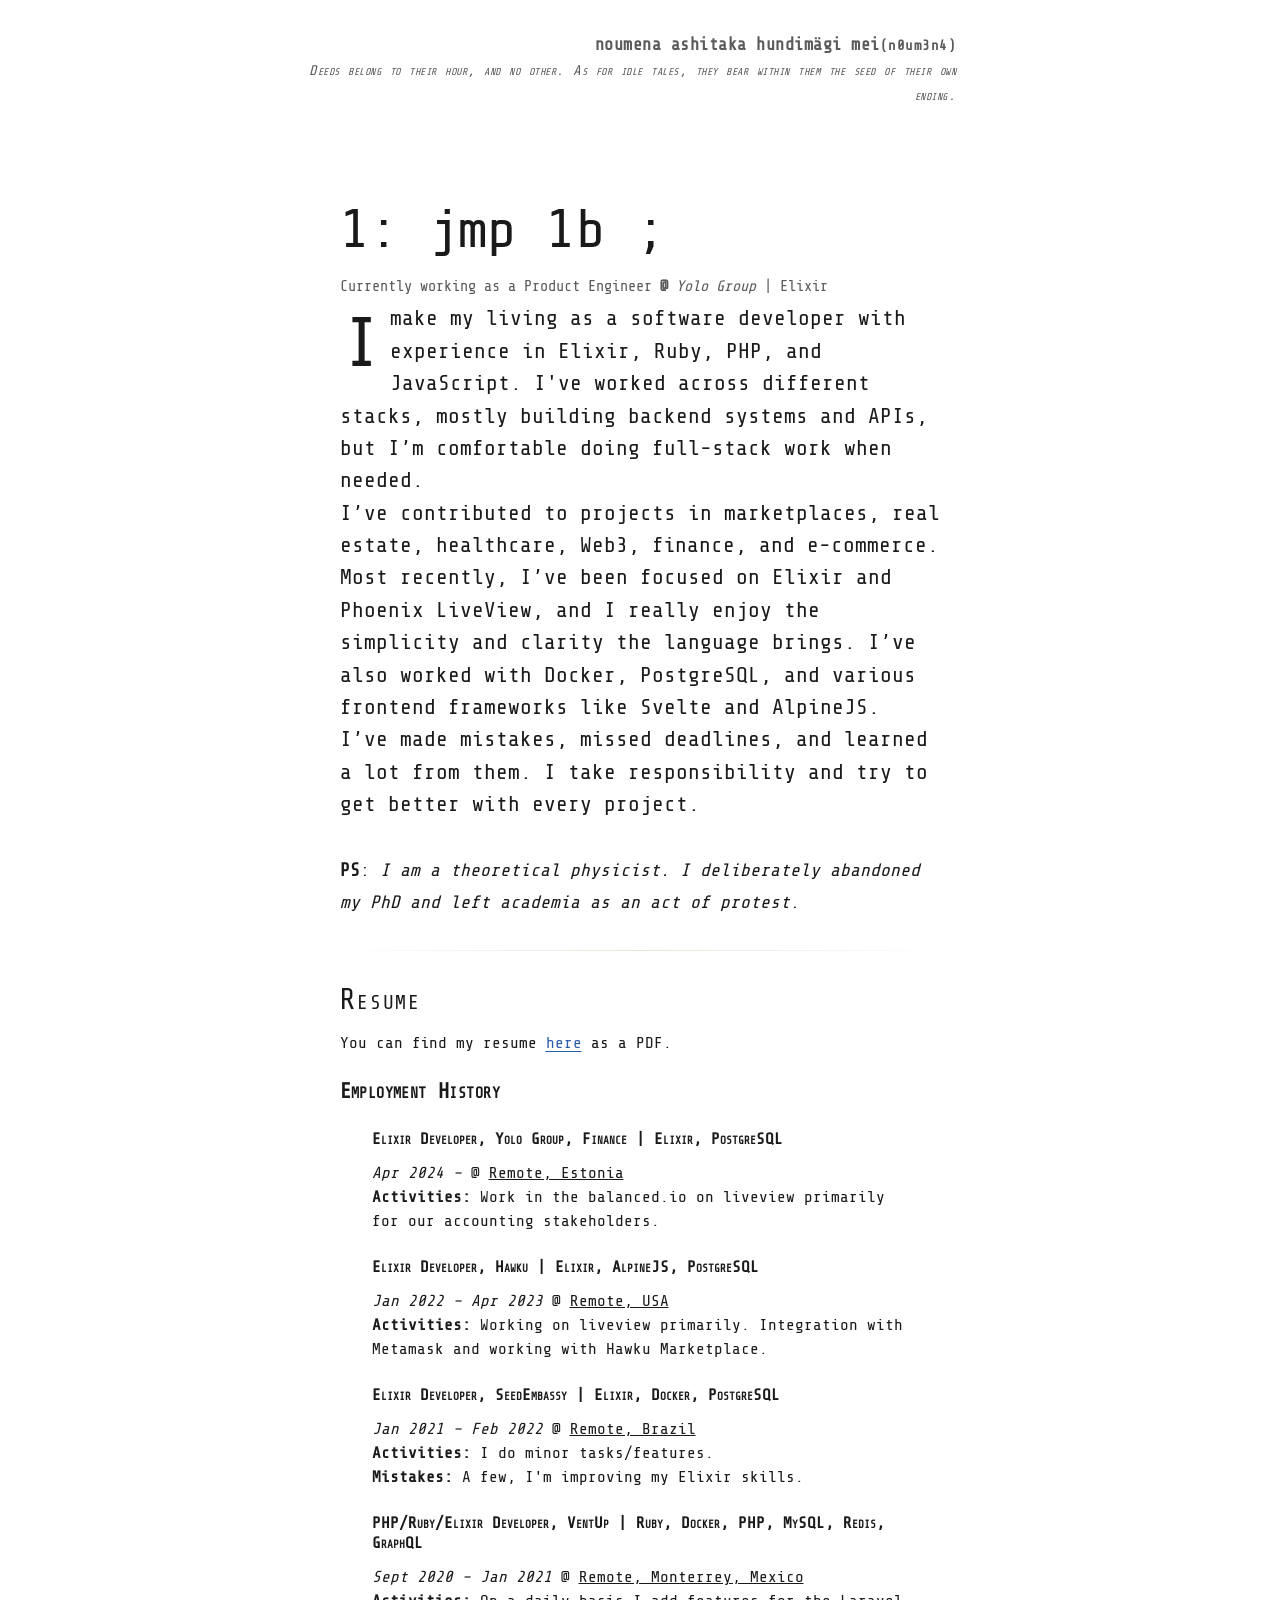
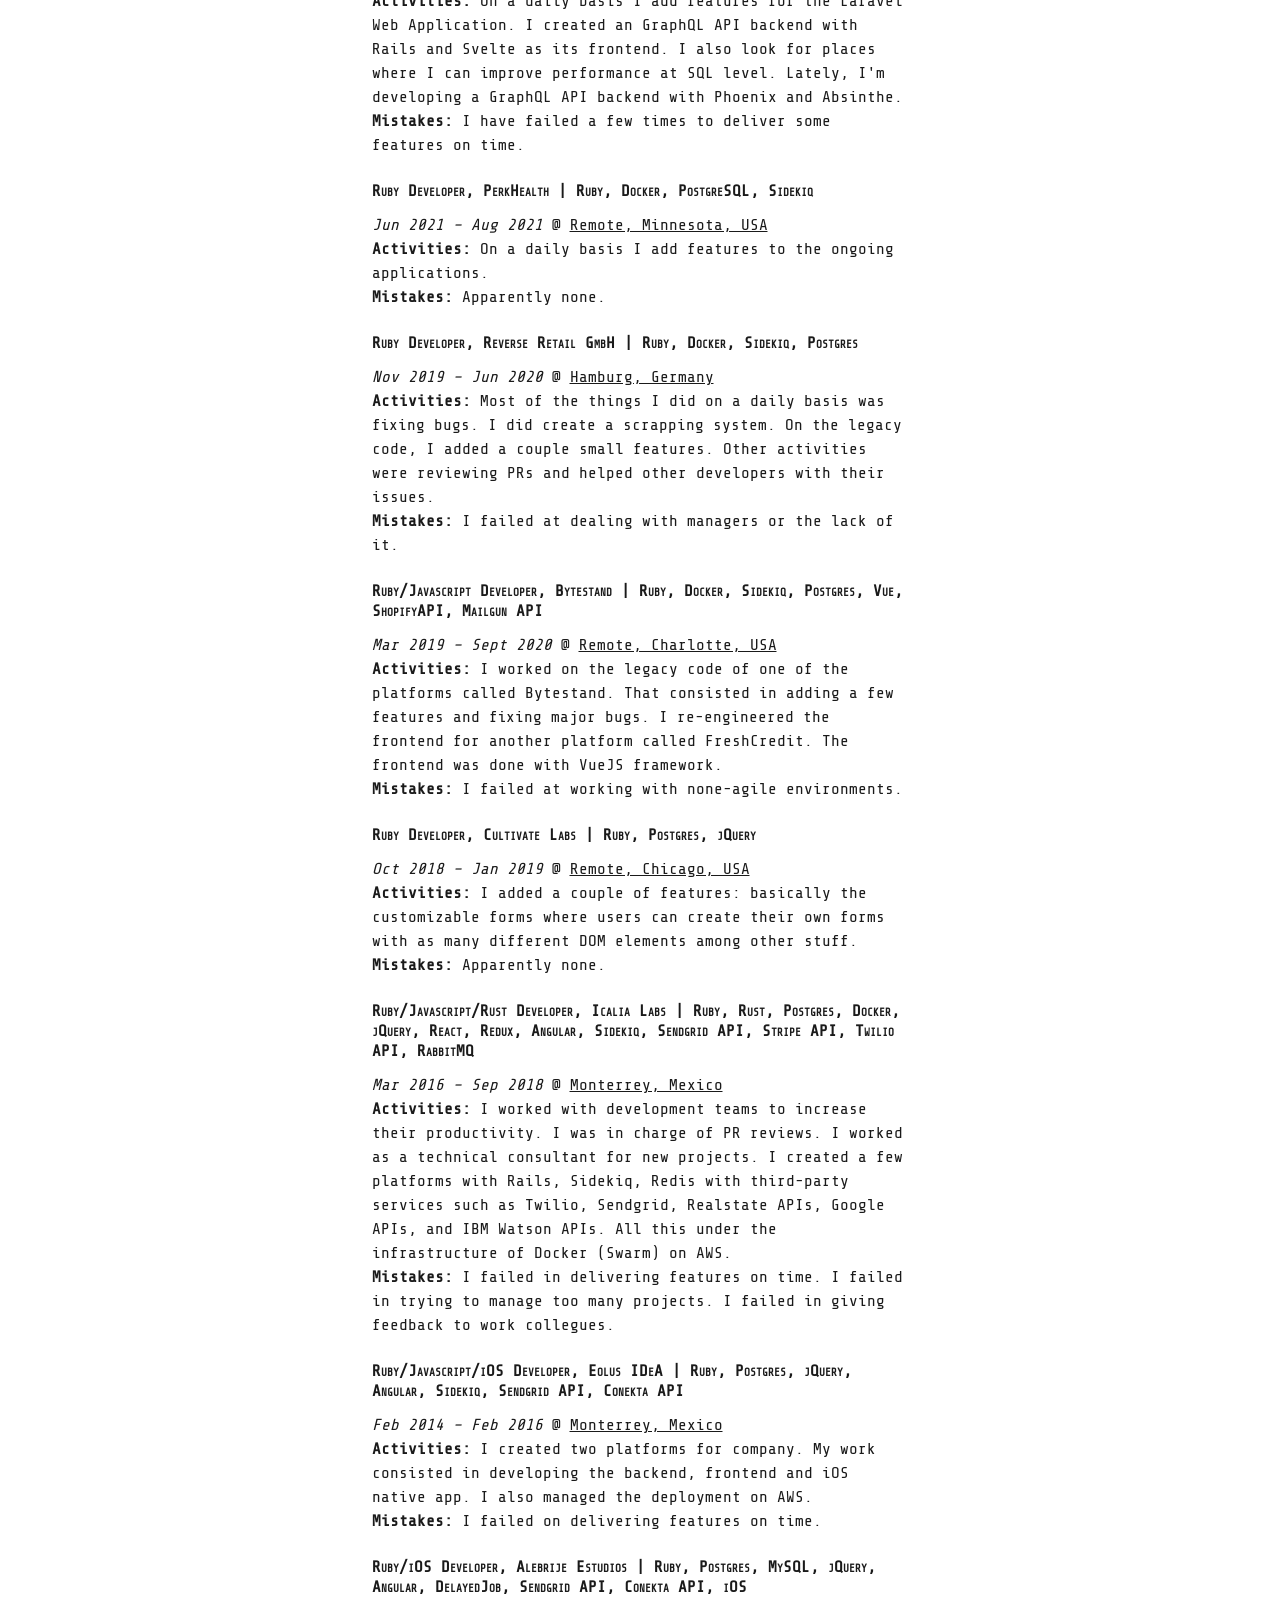
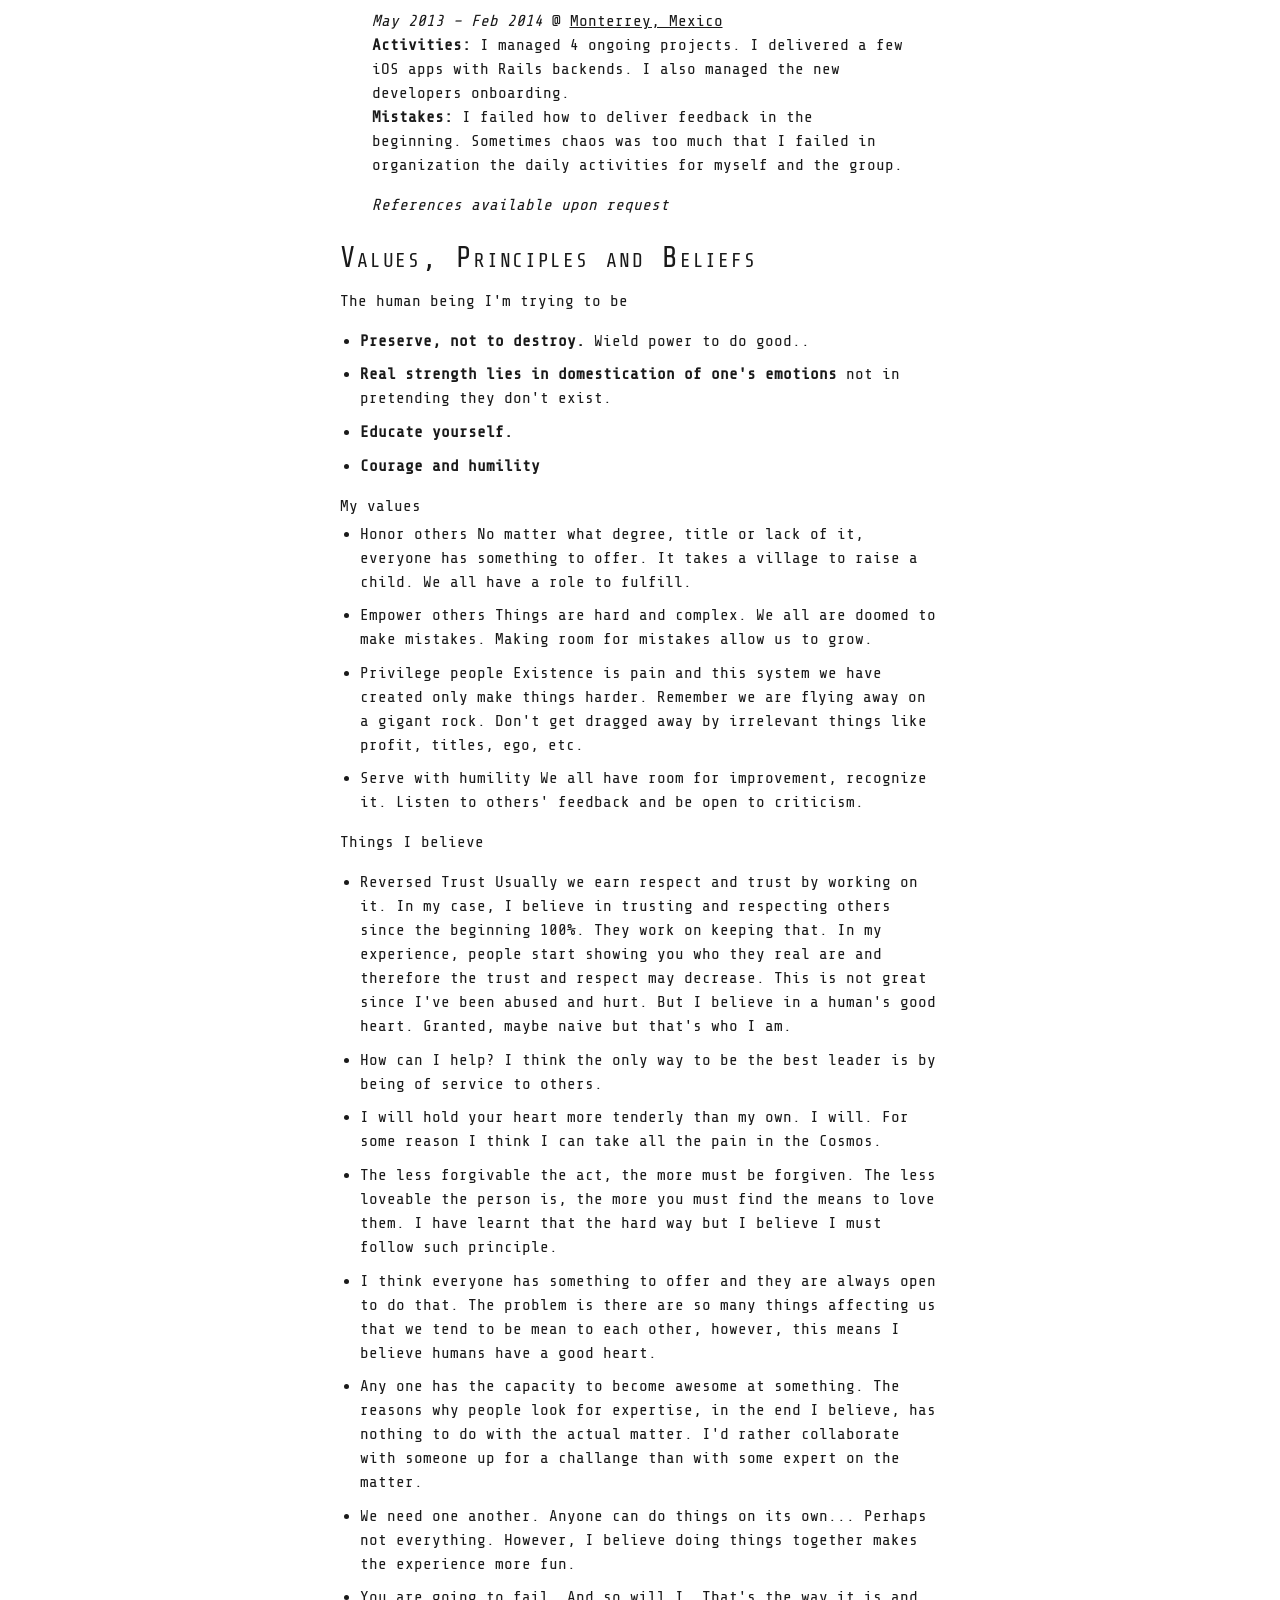
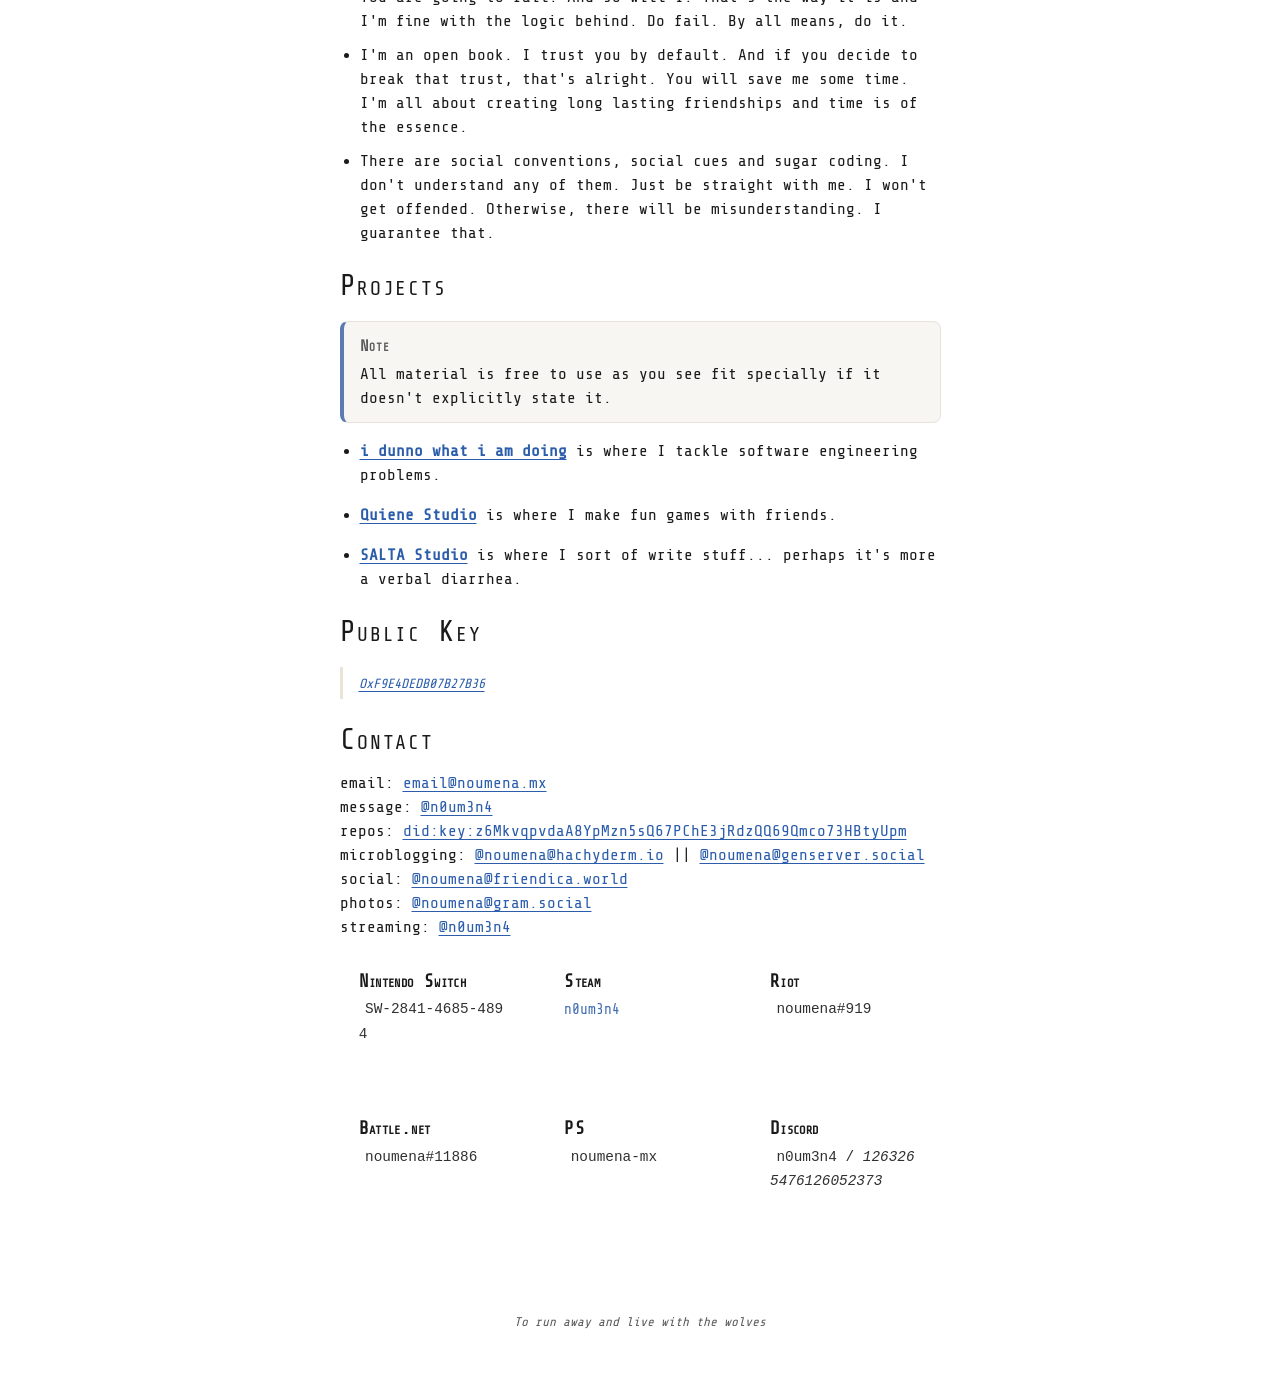
<file: index.html>
<!DOCTYPE html>
<html lang="en">
<head>
  <meta name="p:domain_verify" content="591e5d9aeb3cd05bfaf30dcc1023e43f"/>
  <meta name="fediverse:creator" content="@noumena@hachyderm.io">
  <script async src="https://www.googletagmanager.com/gtag/js?id=G-009B5SSCNQ"></script>
  <script>
    window.dataLayer = window.dataLayer || [];
    function gtag(){dataLayer.push(arguments);}
    gtag('js', new Date());

    gtag('config', 'G-009B5SSCNQ');
  </script>
  <meta charset="utf-8" />
  <meta name="viewport" content="width=device-width, initial-scale=1" />
  <meta name="color-scheme" content="light" />
  <title>noumena ashitaka hundimägi mei | homepage</title>

  <style>
    @import url("https://fonts.googleapis.com/css2?family=Share+Tech+Mono&display=swap");

    :root {
      --bg: #f7f5f2;           /* paper-like background */
      --paper: #fffdfa;        /* page card */
      --ink: #121212;          /* main text */
      --muted: #5a5a5a;        /* secondary text */
      --line: #e9e3d9;         /* rules */
      --accent: #2b5dab;       /* link color, tasteful blue */

      --base-size: 16px;       /* comfortable reading size */
      --leading: 1.5;          /* line-height */
      --measure: 80ch;         /* ideal line length */
      --vr: 0.5rem;            /* vertical rhythm unit */
      --radius: 16px;          /* card rounding */
      --shadow: 0 8px 30px rgba(0,0,0,.08);
      --gap: 1.25rem; /* consistent rhythm */
      --ink: #1a1a1a;
    }



    html { font-size: 100%; }
    body {
      margin: 0 auto;
      max-width: 81ch;
      font-family: "Share Tech Mono", monospace;
      font-size: var(--base-size);
      line-height: var(--leading);
      color: var(--ink);
      /*
      background: radial-gradient(80rem 60rem at 20% -10%, #ffffff40, transparent),
                  radial-gradient(80rem 60rem at 120% 10%, #ffffff22, transparent),
                  var(--bg);
                  */
      text-rendering: optimizeLegibility;
      -webkit-font-smoothing: antialiased;
      hanging-punctuation: first; /* supported in some browsers */
    }

    /* Page wrapper mimics a centered LaTeX layout */
    .wrapper {
      max-width: var(--measure);
      margin-inline: auto;
      padding: calc(var(--vr) * 4) clamp(1rem, 4vw, 2rem);
    }

    /* Header & navigation (set in humanist sans for contrast) */
    header {
      display: grid;
      grid-template-columns: 1fr auto;
      align-items: end;
      gap: 1rem;
      margin-bottom: calc(var(--vr) * 4);
    }

    .brand {
      font-weight: 600;
      letter-spacing: 0.03em;
      font-size: clamp(0.9rem, 1.4vw, 1.05rem);
      color: var(--muted);
      text-align: right;
    }

    nav ul {
      display: flex;
      gap: 1rem;
      list-style: none;
      margin: 0;
      padding: 0;
      font-family: "Source Sans 3", system-ui, -apple-system, Segoe UI, Roboto, sans-serif;
      font-size: 0.95rem;
    }

    nav a {
      text-decoration: none;
      color: var(--muted);
      border-bottom: 1px solid transparent;
      padding-bottom: 2px;
    }
    nav a:where(:hover,:focus) { color: var(--ink); border-color: var(--line); }

    /* "Paper" card for the main content */
    .paper {
      /*
      background: var(--paper);
      box-shadow: var(--shadow);
      border: 1px solid var(--line);
      border-radius: var(--radius);
      */
      padding: clamp(1.25rem, 3.2vw, 2rem);
    }

    main { counter-reset: h2; }

    h1, h2, h3, h4 {
      line-height: 1.25;
      margin-block: calc(var(--vr) * 3) calc(var(--vr) * 1.5);
    }

    h1 {
      font-weight: 500;
      font-size: clamp(2.2rem, 4vw + 1rem, 3.4rem);
      letter-spacing: 0.01em;
    }

    h2 {
      font-weight: 500;
      font-size: clamp(1.35rem, 1.2vw + 1rem, 1.8rem);
      font-variant-caps: small-caps;
      letter-spacing: 0.06em;
      counter-increment: h2;
    }
    /*
    h2::before {
      content: counter(h2) ". ";
      color: var(--muted);
      font-variant-numeric: oldstyle-nums;
    }
    */
    h3 {
      font-weight: 600;
      font-variant-caps: small-caps;
      font-size: clamp(1.1rem, 1vw + 0.8rem, 1.3rem); letter-spacing: 0.02em;
    }
    h4 { font-variant-caps: small-caps; }

    p { margin: 0 0 calc(var(--vr) * 2) 0; }
    p + p { text-indent: 0em; margin-top: calc(var(--vr) * -1.5); }

    .lead {
      font-size: clamp(1.1rem, 0.9vw + 1rem, 1.35rem);
      color: var(--ink);
    }

    .lead:first-letter {
      float: left;
      font-size: 3.2em;
      line-height: 0.9;
      font-weight: 500;
      margin: 0.15em 0.15em 0 0.05em;
    }

    a { color: var(--accent); text-decoration-thickness: from-font; text-underline-offset: 0.18em; }
    a:where(:hover,:focus) { text-decoration: underline; }

    hr {
      height: 1px; background: linear-gradient(90deg, transparent, var(--line), transparent);
      border: 0; margin-block: calc(var(--vr) * 4);
    }

    .meta { color: var(--muted); font-size: 0.95rem; }

    blockquote {
      margin: calc(var(--vr) * 2) 0;
      padding: 0.25rem 1rem;
      border-left: 3px solid var(--line);
      color: var(--muted);
      font-style: italic;
    }

    code, pre {
      font-family: "JetBrains Mono", ui-monospace, SFMono-Regular, Menlo, Monaco, Consolas, "Liberation Mono", monospace;
      font-size: 0.9rem;
    }
    pre {
      background: color-mix(in srgb, var(--paper), var(--ink) 6%);
      border: 1px solid var(--line);
      padding: 1rem;
      border-radius: 8px;
      overflow: auto;
    }

    figure { margin: calc(var(--vr) * 3) 0; }
    figure img { width: 100%; border: 1px solid var(--line); border-radius: 8px; }
    figcaption { color: var(--muted); font-size: 0.95rem; text-align: center; margin-top: 0.6rem; }

    .theorem, .lemma, .note {
      margin: calc(var(--vr) * 2) 0; padding: 0.75rem 1rem;
      border: 1px solid var(--line); border-left-width: 4px; border-radius: 8px;
      background: color-mix(in srgb, var(--paper), var(--ink) 3%);
    }
    .theorem { border-left-color: #5d8f3a; }
    .lemma   { border-left-color: #b07a1f; }
    .note    { border-left-color: #5b7bb2; }
    .env-title { font-variant-caps: small-caps; letter-spacing: 0.06em; color: var(--muted); display: block; margin-bottom: 0.25rem; }

    /* Lists with proper spacing */
    ul, ol { padding-left: 1.25rem; }
    li { margin: 0 0 calc(var(--vr) * 1.2) 0; }

    /* Footer */
    footer {
      color: var(--muted);
      font-size: 0.95rem;
      margin-top: calc(var(--vr) * 6);
      text-align: center;
    }

    /* Make the main column a classic ~66ch measure */
    .content { max-width: var(--measure); }

    /* Simple responsive table */
    table { width: 100%; border-collapse: collapse; margin: calc(var(--vr) * 2) 0; }
    th, td { padding: 0.5rem 0.6rem; border-bottom: 1px solid var(--line); text-align: left; }
    th { color: var(--muted); font-weight: 600; font-family: "Source Sans 3", system-ui, sans-serif; }

    /* Small niceties */
    ::selection { background: color-mix(in srgb, var(--accent), white 70%); }

    /* --- Gallery --- */
    .gallery {
      counter-reset: figure; /* reset for each gallery */
    }

    figure {
      margin: 0;
      padding: 0;
      background: none;
      border: 1px solid var(--ink-20); /* subtle plate border */
      page-break-inside: avoid; /* print-friendly */
    }

    figure img {
      display: block;
      width: 100%;
      height: auto;
      vertical-align: middle;
    }

    figcaption {
      padding: calc(var(--gap) * 0.75) calc(var(--gap) * 0.75) calc(var(--gap) * 0.85);
      font-size: 0.975rem;
      color: var(--ink-60);
      border-top: 1px solid var(--ink-20);
      hyphens: auto;
      text-wrap: pretty; /* nicer line breaks on modern browsers */
    }

        small.kicker {
      display: block;
      font-size: 0.88rem;
      margin-top: .25rem;
      color: #777;
    }

    @media (min-width: 1100px) {
      .container { max-width: 90ch; }
    }

    @media print {
    body { background: white; }
      .container { margin: 0 auto; padding: 0; }
      a::after { content: " (" attr(href) ")"; font-size: 0.9em; }
    }

    #gaming-profiles {
        max-width: 800px;
        border-radius: 1rem;
        backdrop-filter: blur(8px);
      }

      #gaming-profiles h2 {
        margin: 0 0 0.5rem;
        font-size: 1.8rem;
      }

      #gaming-profiles p {
        margin: 0 0 1.5rem;
        line-height: 1.5;
        opacity: 0.9;
      }

      .gaming-grid {
        display: grid;
        gap: 1rem;
        grid-template-columns: repeat(auto-fit, minmax(180px, 1fr));
      }

      .gaming-card {
        padding: 1rem 1.2rem;
        border-radius: 0.9rem;
      }

      .gaming-card h3 {
        margin: 0 0 0.25rem;
        font-size: 1.1rem;
      }

      .game-tagline {
        margin: 0;
        font-size: 0.8rem;
        text-transform: uppercase;
        letter-spacing: 0.08em;
        opacity: 0.7;
      }

      .game-value {
        margin: 0.4rem 0 0;
        word-break: break-all;
      }

      .game-value code {
        padding: 0.2rem 0.4rem;
        border-radius: 0.4rem;
        font-size: 0.9rem;
      }

      .game-value a {
        font-size: 0.9rem;
        text-decoration: none;
      }

      .game-value a:hover {
        border-bottom-style: solid;
      }

      @media (max-width: 600px) {
        #gaming-profiles {
          margin: 2rem 1rem;
          padding: 1.5rem;
        }
      }
  </style>
</head>

<body>
  <a rel="me" href="https://hachyderm.io/@noumena" style="display: none;"></a>
  <div class="wrapper">
    <header>
      <div class="brand">
        noumena ashitaka hundimägi mei<span style="font-size: smaller;">(n0um3n4)</span><br/>
        <span style="font-size: smaller; font-weight: 100; font-variant-caps: small-caps;"><em>
          Deeds belong to their hour, and no other. As for idle tales, they bear within them the seed of their own ending.</em></span>
      </div>
    </header>

    <div class="paper">
      <main class="content" id="content">
        <h1>1: jmp 1b     ;</h1>
        <p class="meta">Currently working as a Product Engineer <b>@</b> <em>Yolo Group</em> | Elixir</p>

        <p class="lead">
        I make my living as a software developer with experience in Elixir, Ruby, PHP, and JavaScript. I've worked across different stacks, mostly building backend systems and APIs, but I’m comfortable doing full-stack work when needed.
        <br />
        I’ve contributed to projects in marketplaces, real estate, healthcare, Web3, finance, and e-commerce. Most recently, I’ve been focused on Elixir and Phoenix LiveView, and I really enjoy the simplicity and clarity the language brings. I’ve also worked with Docker, PostgreSQL, and various frontend frameworks like Svelte and AlpineJS.
        <br />
        I’ve made mistakes, missed deadlines, and learned a lot from them. I take responsibility and try to get better with every project.
        <br /><br />
        <span style="font-size: smaller;"><b>PS</b>: <em>I am a theoretical physicist. I deliberately abandoned my PhD and left academia as an act of protest</em>.</span>
        </p>

        <hr/>

        <section>
          <h2>Resume</h2>
          <p>You can find my resume <a href="https://noumena.mx/full-resume.pdf">here</a> as a PDF.</p>
          <h3>Employment History</h3>
          <div style="padding-right: clamp(1.25rem, 3.2vw, 2rem); padding-left: clamp(1.25rem, 3.2vw, 2rem);">
          <article style="pointer-events: auto;">
            <h4>
              Elixir Developer, Yolo Group, Finance | Elixir, PostgreSQL
            </h4>
            <p style="pointer-events: auto;">
              <em style="pointer-events: auto;">Apr 2024 – </em> @ <ins>Remote, Estonia</ins><br><b>Activities:</b> Work in the balanced.io on liveview primarily for our accounting stakeholders.<br>
            </p>
        </article>

        <article>
            <h4>
              Elixir Developer, Hawku | Elixir, AlpineJS, PostgreSQL
            </h4>
            <p>
            <em>Jan 2022 – Apr 2023</em> @ <ins>Remote, USA</ins><br><b>Activities:</b> Working on liveview primarily. Integration with Metamask and working with Hawku Marketplace.<br>
            </p>
        </article>

        <article>
            <h4>
              Elixir Developer, SeedEmbassy | Elixir, Docker, PostgreSQL
            </h4>
            <p>
            <em>Jan 2021 – Feb 2022</em> @ <ins>Remote, Brazil</ins><br><b>Activities:</b> I do minor tasks/features.<br>
            <b>Mistakes: </b> A few, I'm improving my Elixir skills.<br>
            </p>
        </article>

        <article>
            <h4>
              PHP/Ruby/Elixir Developer, VentUp | Ruby, Docker, PHP, MySQL, Redis, GraphQL
            </h4>
            <p>
            <em>Sept 2020 – Jan 2021</em> @ <ins>Remote, Monterrey, Mexico</ins><br><b>Activities:</b> On a daily basis I add features for the Laravel Web Application. I created an GraphQL API backend with Rails and Svelte as its frontend. I also look for places where I can improve performance at SQL level. Lately, I'm developing a GraphQL API backend with Phoenix and Absinthe.<br>
            <b>Mistakes: </b> I have failed a few times to deliver some features on time.<br>
            </p>
        </article>

        <article>
            <h4>
              Ruby Developer, PerkHealth | Ruby, Docker, PostgreSQL, Sidekiq
            </h4>
            <p>
            <em>Jun 2021 – Aug 2021</em> @ <ins>Remote, Minnesota, USA</ins><br><b>Activities:</b> On a daily basis I add features to the ongoing applications.<br>
            <b>Mistakes: </b> Apparently none.<br>
            </p>
        </article>

        <article style="page-break-after: always;">
            <h4>
              Ruby Developer, Reverse Retail GmbH | Ruby, Docker, Sidekiq, Postgres
            </h4>
            <p>
            <em>Nov 2019 – Jun 2020</em> @ <ins>Hamburg, Germany</ins><br><b>Activities:</b> Most of the things I did on a daily basis was fixing bugs. I did create a scrapping system. On the legacy code, I added a couple small features. Other activities were reviewing PRs and helped other developers with their issues.<br>
            <b>Mistakes: </b> I failed at dealing with managers or the lack of it.<br>
            </p>
        </article>

        <article>
            <h4>
              Ruby/Javascript Developer, Bytestand | Ruby, Docker, Sidekiq, Postgres, Vue, ShopifyAPI, Mailgun API
            </h4>
            <p>
            <em>Mar 2019 – Sept 2020</em> @ <ins>Remote, Charlotte, USA</ins><br>
            <b>Activities: </b> I worked on the legacy code of one of the platforms called Bytestand. That consisted in adding a few features and fixing major bugs. I re-engineered the frontend for another platform called FreshCredit. The frontend was done with VueJS framework.<br>
            <b>Mistakes: </b> I failed at working with none-agile environments.
            </p>
        </article>

        <article>
            <h4>
              Ruby Developer, Cultivate Labs | Ruby, Postgres, jQuery
            </h4>
            <p>
            <em>Oct 2018 – Jan 2019</em> @ <ins>Remote, Chicago, USA</ins><br>
            <b>Activities: </b>I added a couple of features: basically the customizable forms where users can create their own forms with as many different DOM elements among other stuff.<br>
            <b>Mistakes: </b>Apparently none.
            </p>
        </article>

        <article style="page-break-after: always;">
            <h4>
              Ruby/Javascript/Rust Developer, Icalia Labs | Ruby, Rust, Postgres, Docker, jQuery, React, Redux, Angular, Sidekiq, Sendgrid API, Stripe API, Twilio API, RabbitMQ
            </h4>
            <p>
            <em>Mar 2016 – Sep 2018</em> @ <ins>Monterrey, Mexico</ins><br>
            <b>Activities: </b>I worked with development teams to increase their productivity.
            I was in charge of PR reviews.
            I worked as a technical consultant for new projects.
            I created a few platforms with Rails, Sidekiq, Redis with third-party services such as Twilio, Sendgrid, Realstate APIs, Google APIs, and IBM Watson APIs. All this under the infrastructure of Docker (Swarm) on AWS.<br>
            <b>Mistakes: </b>I failed in delivering features on time. I failed in trying to manage too many projects. I failed in giving feedback to work collegues.
            </p>
        </article>

        <article>
            <h4>
              Ruby/Javascript/iOS Developer, Eolus IDeA | Ruby, Postgres, jQuery, Angular, Sidekiq, Sendgrid API, Conekta API
            </h4>
            <p>
            <em>Feb 2014 – Feb 2016</em> @ <ins>Monterrey, Mexico</ins><br>
            <b>Activities: </b>I created two platforms for company. My work consisted in developing the backend, frontend and iOS native app.
            I also managed the deployment on AWS.<br>
            <b>Mistakes: </b>I failed on delivering features on time.
            </p>
        </article>

        <article>
            <h4>
              Ruby/iOS Developer, Alebrije Estudios | Ruby, Postgres, MySQL, jQuery, Angular, DelayedJob, Sendgrid API, Conekta API, iOS
            </h4>
            <p>
            <em>May 2013 – Feb 2014</em> @ <ins>Monterrey, Mexico</ins><br>
            <b>Activities: </b>I managed 4 ongoing projects. I delivered a few iOS apps with Rails backends.
            I also managed the new developers onboarding.<br>
            <b>Mistakes: </b>I failed how to deliver feedback in the beginning. Sometimes chaos was too much that I failed in organization the daily activities for myself and the group.
            </p>
        </article>

        <article>
            <p>
            <em>References available upon request</em>
            </p>
            </div>
        </article>
        </section>

        <section id="about">
          <h2>Values, Principles and Beliefs</h2>
          <p>The human being I'm trying to be</p>
          <ul>
            <li><strong>Preserve, not to destroy.</strong> Wield power to do good..</li>
            <li><strong>Real strength lies in domestication of one's emotions</strong> not in pretending they don't exist.</li>
            <li><strong>Educate yourself.</strong></li>
            <li><strong>Courage and humility</strong></li>
          </ul>

          <p>My values<p>

          <ul>
            <li>Honor others No matter what degree, title or lack of it, everyone has something to offer. It takes a village to raise a child. We all have a role to fulfill.</li>
            <li>Empower others Things are hard and complex. We all are doomed to make mistakes. Making room for mistakes allow us to grow.</li>
            <li>Privilege people Existence is pain and this system we have created only make things harder. Remember we are flying away on a gigant rock. Don't get dragged away by irrelevant things like profit, titles, ego, etc.</li>
            <li>Serve with humility We all have room for improvement, recognize it. Listen to others' feedback and be open to criticism.</li>
          </ul>
          <p>Things I believe</p>

          <ul>
            <li>Reversed Trust Usually we earn respect and trust by working on it. In my case, I believe in trusting and respecting others since the beginning 100%.           They work on keeping that. In my experience, people start showing you who they real are and therefore the trust and respect may decrease.           This is not great since I've been abused and hurt. But I believe in a human's good heart. Granted, maybe naive but that's who I am. </li>
            <li>How can I help? I think the only way to be the best leader is by being of service to others.</li>
            <li>I will hold your heart more tenderly than my own. I will. For some reason I think I can take all the pain in the Cosmos.</li>
            <li>The less forgivable the act, the more must be forgiven. The less loveable the person is, the more you must find the means to love them. I have learnt that the hard way but I believe I must follow such principle.</li>
            <li>I think everyone has something to offer and they are always open to do that. The problem is there are so many things affecting us that we tend to be mean to each other, however, this means I believe humans have a good heart.</li>
            <li>Any one has the capacity to become awesome at something. The reasons why people look for expertise, in the end I believe, has nothing to do with the actual matter. I'd rather collaborate with someone up for a challange than with some expert on the matter.</li>
            <li>We need one another. Anyone can do things on its own... Perhaps not everything. However, I believe doing things together makes the experience more fun.</li>
            <li>You are going to fail. And so will I. That's the way it is and I'm fine with the logic behind. Do fail. By all means, do it.</li>
            <li>I'm an open book. I trust you by default. And if you decide to break that trust, that's alright. You will save me some time. I'm all about creating long lasting friendships and time is of the essence.</li>
            <li>There are social conventions, social cues and sugar coding. I don't understand any of them. Just be straight with me. I won't get offended. Otherwise, there will be misunderstanding. I guarantee that.</li>
          </ul>
        </section>

        <section id="projects">
          <h2>Projects</h2>
          <div class="note">
            <strong class="env-title">Note</strong>
            All material is free to use as you see fit specially if it doesn't explicitly state it.
          </div>
          <ul>
            <li><strong><a href="https://idunnowhatiamdoing.engineering">i dunno what i am doing</a></strong> is where I tackle software engineering problems.</li>
          </ul>
          <ul>
            <li><strong><a href="https://quiene.studio">Quiene Studio</a></strong> is where I make fun games with friends.</li>
          </ul>
          <ul>
            <li><strong><a href="https://salta.studio">SALTA Studio</a></strong> is where I sort of write stuff... perhaps it's more a verbal diarrhea.</li>
          </ul>
        </section>

        <section id="writing">
          <h2>Public Key</h2>
          <blockquote>
            <a href="noumena.asc" alt="public key" style="pointer-events: auto;">
              <span style="font-size: smaller; pointer-events: auto;">OxF9E4DEDB07B27B36</span>
            </a>
          </blockquote>
        </section>

        <section id="contact">
          <h2>Contact</h2>
          <p>
            email: <a href="mailto:email@nounmena.mx">email@noumena.mx</a>
            <br />message: <a href="https://smp9.simplex.im/a#zJxikzJyWUZyNm9AisqA2dREiD37o3gKqsSd1OvyCDI">@n0um3n4</a>
            <br />
            repos: <a href="https://app.radicle.xyz/nodes/seed.radicle.garden/users/did%3Akey%3Az6MkvqpvdaA8YpMzn5sQ67PChE3jRdzQQ69Qmco73HBtyUpm">
              did:key:z6MkvqpvdaA8YpMzn5sQ67PChE3jRdzQQ69Qmco73HBtyUpm
            </a><br/>
            microblogging:
            <a href="https://hachyderm.io/@noumena">@noumena@hachyderm.io</a>
            ||
            <a href="https://genserver.social/@noumena">@noumena@genserver.social</a>
            <br />
            social:
            <a href="https://friendica.world/profile/noumena">@noumena@friendica.world</a>
            <br />
            photos:
            <a href="https://gram.social/noumena">@noumena@gram.social</a>
            <br />
            streaming:
            <a href="https://makertube.net/c/n0um3n4/video-playlists">@n0um3n4</a>
            <br />
          </p>
        </section>


        <section id="gaming-profiles">
          <div class="gaming-grid">
            <div class="gaming-card">
              <h3>Nintendo Switch</h3>
              <p class="game-value">
                <code>SW-2841-4685-4894</code>
              </p>
            </div>

            <div class="gaming-card">
              <h3>Steam</h3>
              <p class="game-value">
                <a href="https://steamcommunity.com/id/n0um3n4/" target="_blank" rel="noopener">
                  n0um3n4
                </a>
              </p>
            </div>

            <div class="gaming-card">
              <h3>Riot</h3>
              <p class="game-value">
                <code>noumena#919</code>
              </p>
            </div>

            <div class="gaming-card">
              <h3>Battle.net</h3>
              <p class="game-value">
                <code>noumena#11886</code>
              </p>
            </div>

            <div class="gaming-card">
              <h3>PS</h3>
              <p class="game-value">
                <code>noumena-mx</code>
              </p>
            </div>

            <div class="gaming-card">
              <h3>Discord</h3>
              <p class="game-value">
                <code>n0um3n4 /  <em>1263265476126052373</em> </code>
              </p>
            </div>
          </div>
        </section>
      </main>
    </div>

    <footer>
      <p style="font-size: smaller;"><em>To run away and live with the wolves</em></p>
    </footer>
  </div>
</body>
</html>
</file>
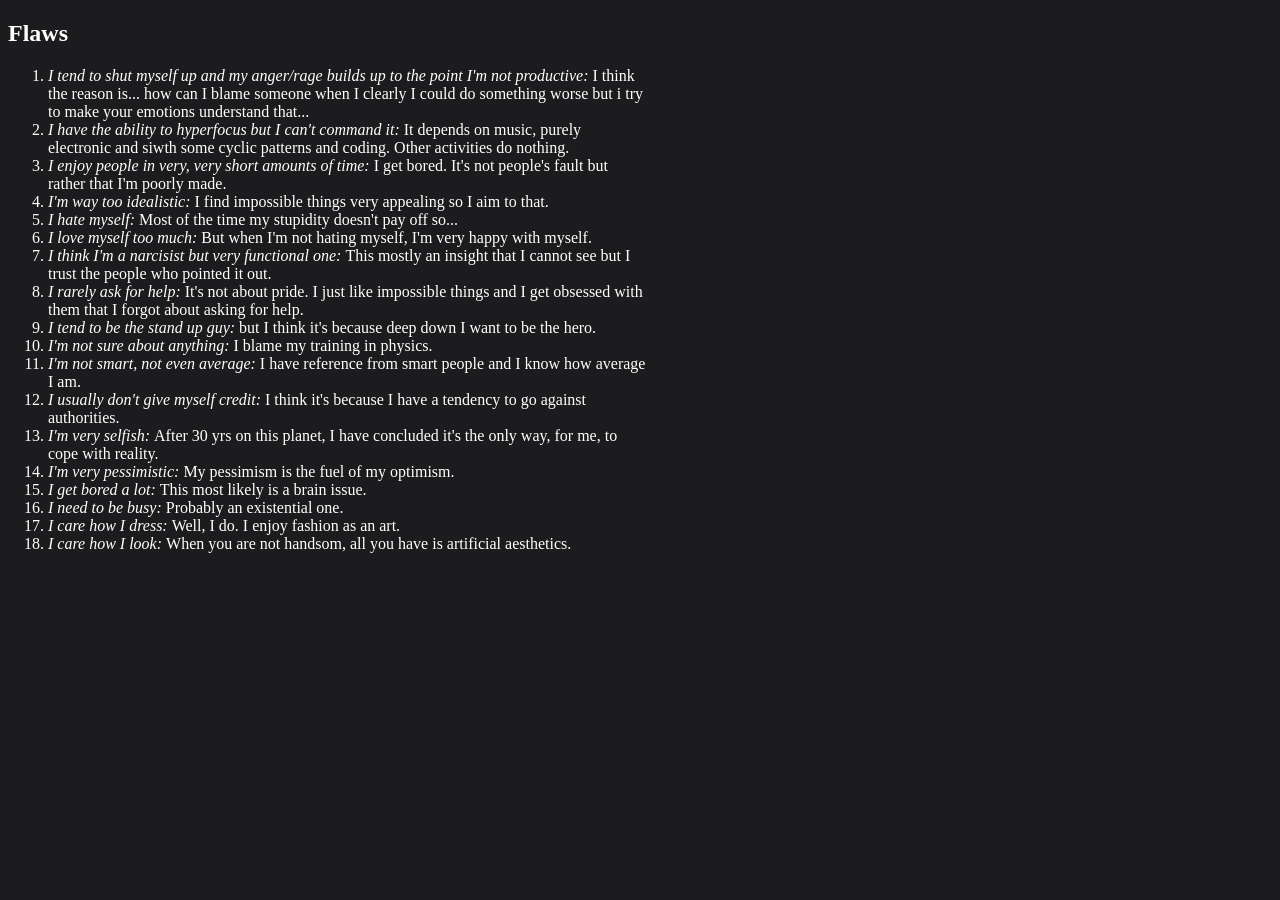
<file: flaws.html>
<!--
    I like the idea of doing impossible things.
    I like the idea that we can have the future we see in movies now.
    I like to try and make it real.
    Would you partake?
    Contact me.
-->
<!DOCTYPE html>
<html>
    <head>
        <meta charset="utf-8">
        <meta http-equiv='X-UA-Compatible' content='IE=edge;chrome=1'>
        <meta name="viewport" content="width=device-width, initial-scale=1">
        <link rel="icon" href="/favicon.ico">
        <title>an independent scientist</title>
        <style>
            body { color: #FFFFFF; background: #1C1C1E; max-width: 80ch; }
            a:hover,a:link,a:visited,a:active { text-decoration: none; color: #FFFFFF; }
        </style>
    </head>
    <body>
        <article>
            <h2>Flaws</h2>

            <p>
                <ol>
                    <li>
                        <em>
                            I tend to shut myself up and my anger/rage builds up to the point I'm not productive:
                        </em>
                        I think the reason is... how can I blame someone when I clearly I could do something worse but i try to make your emotions understand that...
                    </li>
                    <li>
                        <em>
                            I have the ability to hyperfocus but I can't command it:
                        </em>
                        It depends on music, purely electronic and siwth some cyclic patterns and coding. Other activities do nothing.
                    </li>
                    <li>
                        <em>
                            I enjoy people in very, very short amounts of time:
                        </em>
                        I get bored. It's not people's fault but rather that I'm poorly made.
                    </li>
                    <li>
                        <em>
                        I'm way too idealistic:
                        </em>
                        I find impossible things very appealing so I aim to that.
                    </li>
                    <li>
                        <em>
                            I hate myself:
                        </em>
                        Most of the time my stupidity doesn't pay off so...
                    </li>
                    <li>
                        <em>
                        I love myself too much:
                        </em>
                        But when I'm not hating myself, I'm very happy with myself.
                    </li>
                    <li>
                        <em>
                        I think I'm a narcisist but very functional one:
                        </em>
                        This mostly an insight that I cannot see but I trust the people who pointed it out.
                    </li>
                    <li>
                        <em>
                        I rarely ask for help:
                        </em>
                        It's not about pride. I just like impossible things and I get obsessed with them that I forgot about asking for help.
                    </li>
                    <li>
                        <em>
                            I tend to be the stand up guy:
                        </em>
                        but I think it's because deep down I want to be the hero.
                    </li>
                    <li>
                        <em>
                            I'm not sure about anything:
                        </em>
                        I blame my training in physics.
                    </li>
                    <li>
                        <em>
                            I'm not smart, not even average:
                        </em>
                        I have reference from smart people and I know how average I am.
                    </li>
                    <li>
                        <em>
                            I usually don't give myself credit:
                        </em>
                        I think it's because I have a tendency to go against authorities.
                    </li>
                    <li>
                        <em>
                            I'm very selfish:
                        </em>
                        After 30 yrs on this planet, I have concluded it's the only way, for me, to cope with reality.
                    </li>
                    <li>
                        <em>
                        I'm very pessimistic:
                        </em>
                        My pessimism is the fuel of my optimism.
                    </li>
                    <li>
                        <em>
                            I get bored a lot:
                        </em>
                        This most likely is a brain issue.
                    </li>
                    <li>
                        <em>
                            I need to be busy:
                        </em>
                        Probably an existential one.
                    </li>
                    <li>
                        <em>
                        I care how I dress:
                        </em>
                        Well, I do. I enjoy fashion as an art.
                    </li>
                    <li>
                        <em>
                            I care how I look:
                        </em>
                        When you are not handsom, all you have is artificial aesthetics.
                    </li>
                </ol>
            </p>
        </article>
    </body>
</html>
</file>
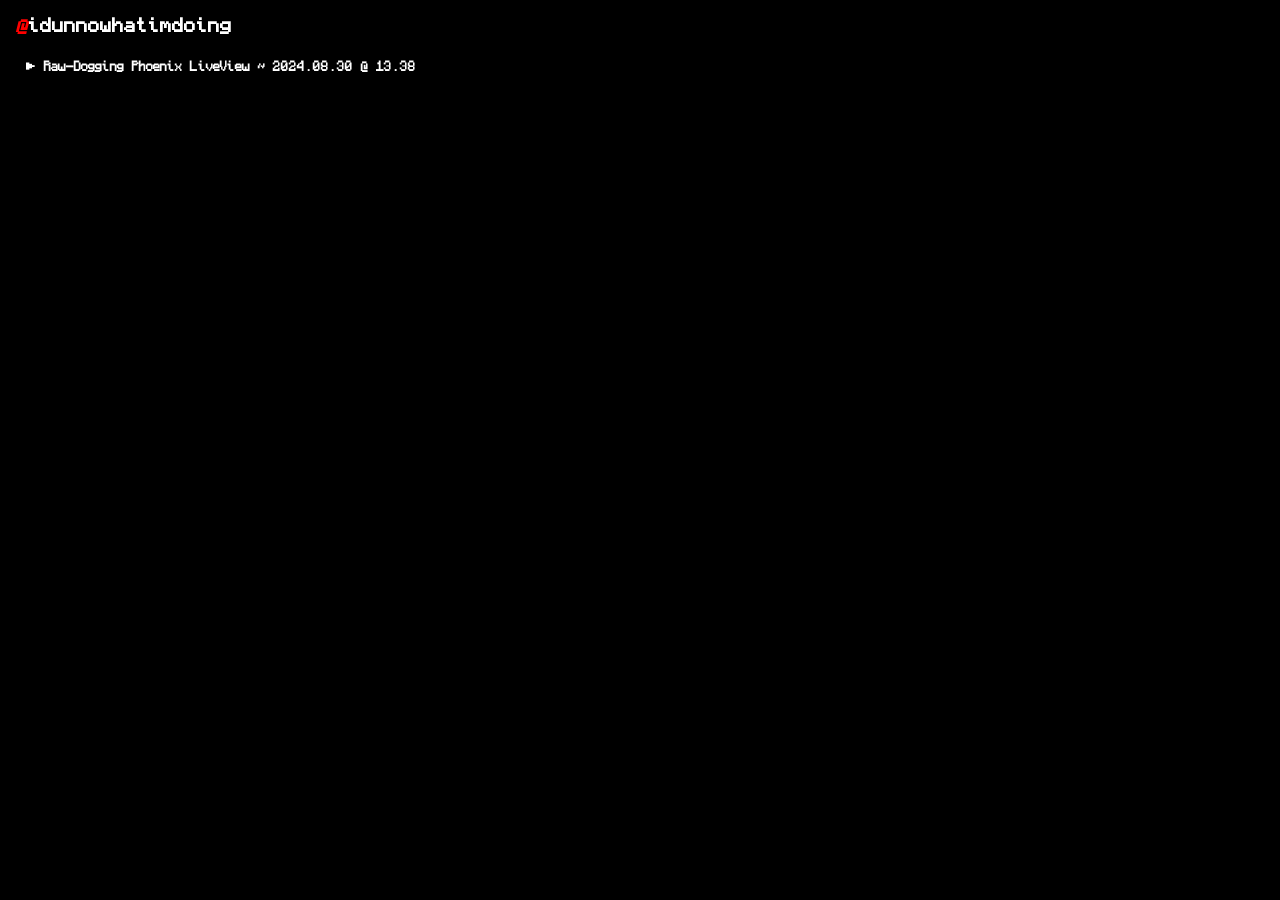
<file: idunnowhatimdoing.html>
<!--
I like the idea of doing impossible things.
I like the idea that we can have the future we see in movies now.
I like to try and make it real.
Would you partake?
Contact me.
-->
<!DOCTYPE html>
<html>
  <head>
    <meta charset="utf-8">
    <meta http-equiv='X-UA-Compatible' content='IE=edge;chrome=1'>
    <meta name="viewport" content="width=device-width, initial-scale=1">
    <link rel="icon" href="/favicon.ico">
    <title>an independent scientist</title>
    <style>
      @font-face { font-family: 'monocraft'; src: url('Monocraft.woff') format('woff'); font-weight: normal; font-style: normal; }
      html { display: flex; justify-content: center; }
      @media only screen and (min-width: 1441px) {
        body {
          min-width: 76ch; max-width: 76ch; 
        }
      }
      body { font-size: 12px; font-family: 'monocraft'; color: #FFFFFF; background: #000000; width: 100%; margin: 0 1rem; display: flex; flex-direction: column; justify-content: center; text-align: justify;}
      a:hover,a:link,a:visited,a:active { text-decoration: none; color: #FFFFFF;}
      em { color: red; }
      summary::-webkit-details-marker { display: none; }
      summary::marker { display: none; }
      summary { font-weight: bold; cursor: pointer; padding: 0.618rem; border: 0; display: inline-block; }
      summary::before { content: "▶"; margin-right: 0.618rem; }
      details[open] summary::before { content: "▶"; color: #FF0000; }
      details p { margin-top: 0.618rem; padding-left: 1rem; }
      img { margin-top: 1rem; margin-bottom: 1rem; }
    </style>
  </head>
  <body>
    <h2><em>@</em>idunnowhatimdoing</h2>
    <article>
      <details>
        <summary>Raw-Dogging Phoenix LiveView ~ 2024.08.30 @ 13.38</summary>
        <p>
          I recently learnt that what I do with my website, basically just <em>html</em>, <em>css</em> and <em>js</em>, no framework, is called
          raw-dogged website.
        </p>  
        <p>
          I decided to make a raw-dogged version of phoenix liveview. Let's get on with it.
        </p>
        <p>
          First, we need a router. Phoenix needs router so here's a simple router.
        </p>
        <img src="router.png" alt="Router for Phoenix" style="width: calc(100% - 1rem); margin-left: 1rem;" />
        <p>
          All good so far. Now, we need our liveview module to handle the route, we named <em>HomeLive</em>.
        </p>
        <img src="home_live.png" alt="HomeLive" style="width: calc(100% - 1rem); margin-left: 1rem;" />
        <p>
          Next, we need to define our <em>Endpoint</em> module. For now the following is enough.
        </p>
        <img src="endpoint.png" alt="Endpoint" style="width: calc(100% - 1rem); margin-left: 1rem;" />
        <p>
          In order to start the supervisor with <em>Endpoint</em> module we need to define some app vars.
        </p>
        <img src="app_vars.png" alt="Missing libs" style="width: calc(100% - 1rem); margin-left: 1rem;" />
        And finally, we need to start our <em>IEx</em>
        <img src="missing_libs.png" alt="HomeLive" style="width: calc(100% - 1rem); margin-left: 1rem;" />
        <p>
          Of course, classic idiot. I need to install the libraries. Duh! For that, there's a nice trick from <em>Mix</em>.
        </p>
        <img src="mix.png" alt="Mix" style="width: calc(100% - 1rem); margin-left: 1rem;" />
        <p>
          Ok, now we have a diff error. Crap.
        </p>
        <img src="error_view.png" alt="ErrorView" style="width: calc(100% - 1rem); margin-left: 1rem;" />
        <p>
          Apparenty, I need to defined the <em>error_view</em> [<a href="https://hexdocs.pm/phoenix/custom_error_pages.html">1</a>].
        </p>
        <img src="error_view_mod.png" alt="ErrorView module" style="width: calc(100% - 1rem); margin-left: 1rem;" />
        <p>
          And voila! Server is up.
        </p>
        <img src="server_up.png" alt="Server up" style="width: calc(100% - 1rem); margin-left: 1rem;" />
        <p>
          Final step is to actually connect to the websocket which is not as you can see in the above image.
        </p>
        <p>
          Let's update our <em>HomeView</em> to have the correct versions for phoenix and phoenix liveview.
        </p>
        <img src="versions.png" alt="Server up" style="width: calc(100% - 1rem); margin-left: 1rem;" />
        <p>
          And update also the <em>render</em> to have the respective scripts.
        </p>
        <img src="scripts.png" alt="Server up" style="width: calc(100% - 1rem); margin-left: 1rem;" />
        <p>
          Presto! It works. Next time, let's make something more complex than just this.
        </p>
        <img src="presto.png" alt="Server up" style="width: calc(100% - 1rem); margin-left: 1rem;" />
        <a href="raw-dogged-website.exs" alt="RawDoggedWebsite">complete <em>.exs</em></a>
      </details>
    </article> 
  </body>
</html>
</file>
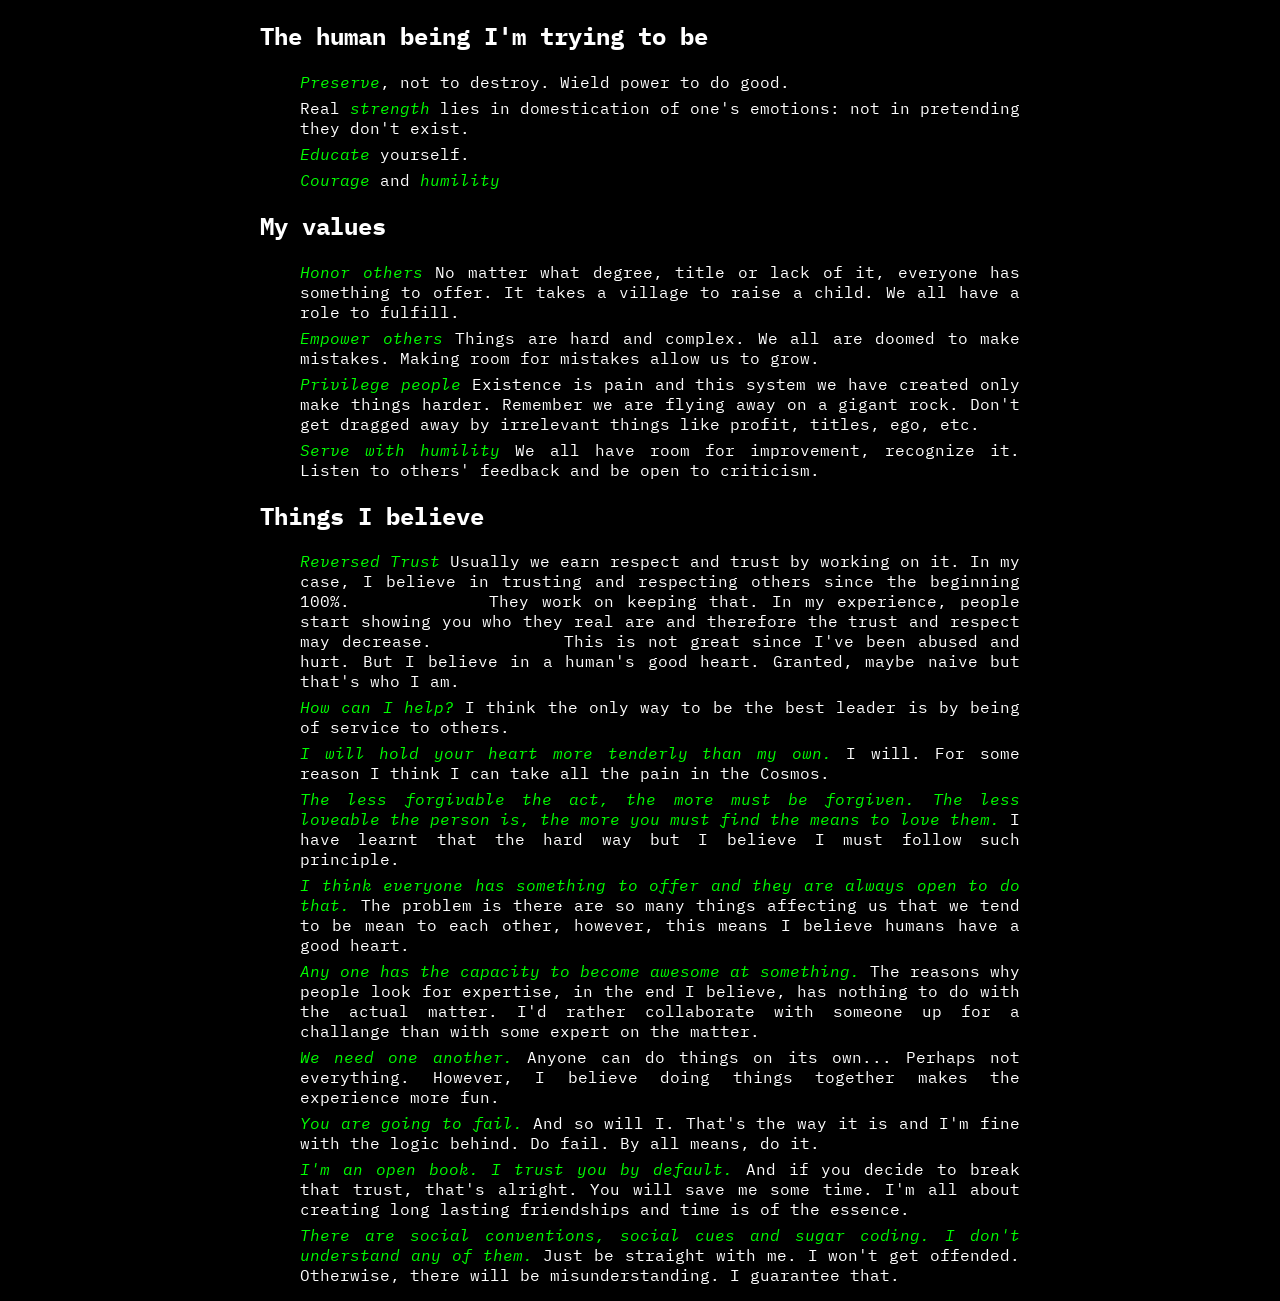
<file: readme.html>
<!--
I like the idea of doing impossible things.
I like the idea that we can have the future we see in movies now.
I like to try and make it real.
Would you partake?
Contact me.
-->
<!DOCTYPE html>
<html>
  <head>
    <meta charset="utf-8">
    <meta http-equiv='X-UA-Compatible' content='IE=edge;chrome=1'>
    <meta name="viewport" content="width=device-width, initial-scale=1">
    <link rel="icon" href="/favicon.ico">
    <title>an independent scientist</title>
    <style>
    @import url('https://fonts.googleapis.com/css2?family=IBM+Plex+Mono&display=swap');
    body {
      font-family: 'IBM Plex Mono', monospace;
    }
    html { display: flex; justify-content: center; }
    body { color: #FFFFFF; background: #000000; max-width: 76ch; margin: 0 1rem; display: flex; justify-content: center; text-align: justify;}
    a:hover,a:link,a:visited,a:active { text-decoration: none; color: #FFFFFF;}
    ol { list-style-type: none; }
    li { margin: 6px 0; }
    em { color: #00FF00; }
    </style>
  </head>
  <body>
    <article>
      <h2>The human being I'm trying to be</h2>
      <p>
      <ol>
        <li>
          <em>Preserve</em>, not to destroy. Wield power to do good.
        </li>
        <li>
          Real <em>strength</em> lies in domestication of one's emotions: not in pretending they don't exist.
        </li>
        <li>
          <em>Educate</em> yourself.
        </li>
        <li>
          <em>Courage</em> and <em>humility</em>
        </li>
      </ol>
      </p>
      <h2>My values</h2>
      <p>
      <ol>
        <li>
          <em>
            Honor others
          </em>
          No matter what degree, title or lack of it, everyone has something to offer.
          It takes a village to raise a child. We all have a role to fulfill.
        </li>
        <li>
          <em>
            Empower others
          </em>
          Things are hard and complex. We all are doomed to make mistakes.
          Making room for mistakes allow us to grow.
        </li>
        <li>
          <em>
            Privilege people
          </em>
          Existence is pain and this system we have created only make things harder.
          Remember we are flying away on a gigant rock.
          Don't get dragged away by irrelevant things like profit, titles, ego, etc.
        </li>
        <li>
          <em>
            Serve with humility
          </em>
          We all have room for improvement, recognize it. Listen to others' feedback
          and be open to criticism.
        </li>
      </ol>
      </p>

      <h2>Things I believe</h2>
      <p>
      <ol>
        <li>
          <em>
            Reversed Trust
          </em>
          Usually we earn respect and trust by working on it. In my case, I believe in trusting and respecting others since the beginning 100%.
          They work on keeping that. In my experience, people start showing you who they real are and therefore the trust and respect may decrease.
          This is not great since I've been abused and hurt. But I believe in a human's good heart. Granted, maybe naive but that's who I am.
        </li>
        <li>
          <em>
            How can I help?
          </em>
          I think the only way to be the best leader is by being of service to others.
        </li>
        <li>
          <em>
            I will hold your heart more tenderly than my own.
          </em>
          I will. For some reason I think I can take all the pain in the Cosmos.
        </li>
        <li>
          <em>
            The less forgivable the act, the more must be forgiven. The less loveable the person is, the more you must find the means to love them.
          </em>
          I have learnt that the hard way but I believe I must follow such principle.
        </li>
        <li>
          <em>
            I think everyone has something to offer and they are always open to do that.
          </em>
          The problem is there are so many things affecting us that we tend to be mean to each other, however, this means I believe humans have a good heart.
        </li>
        <li>
          <em>
            Any one has the capacity to become awesome at something.
          </em>
          The reasons why people look for expertise, in the end I believe, has nothing to do with the actual matter. I'd rather collaborate with someone up for a challange than with some expert on the matter.
        </li>
        <li>
          <em>
            We need one another.
          </em>
          Anyone can do things on its own... Perhaps not everything. However, I believe doing things together makes the experience more fun.
        </li>
        <li>
          <em>
            You are going to fail.
          </em>
          And so will I. That's the way it is and I'm fine with the logic behind. Do fail. By all means, do it.
        </li>
        <li>
          <em>
            I'm an open book. I trust you by default.
          </em>
          And if you decide to break that trust, that's alright. You will save me some time. I'm all about creating long lasting friendships and time is of the essence.
        </li>
        <li>
          <em>
            There are social conventions, social cues and sugar coding. I don't understand any of them.
          </em>
          Just be straight with me. I won't get offended. Otherwise, there will be misunderstanding. I guarantee that.
        </li>
      </ol>
      <p>
    </article>
  </body>
</html>
</file>
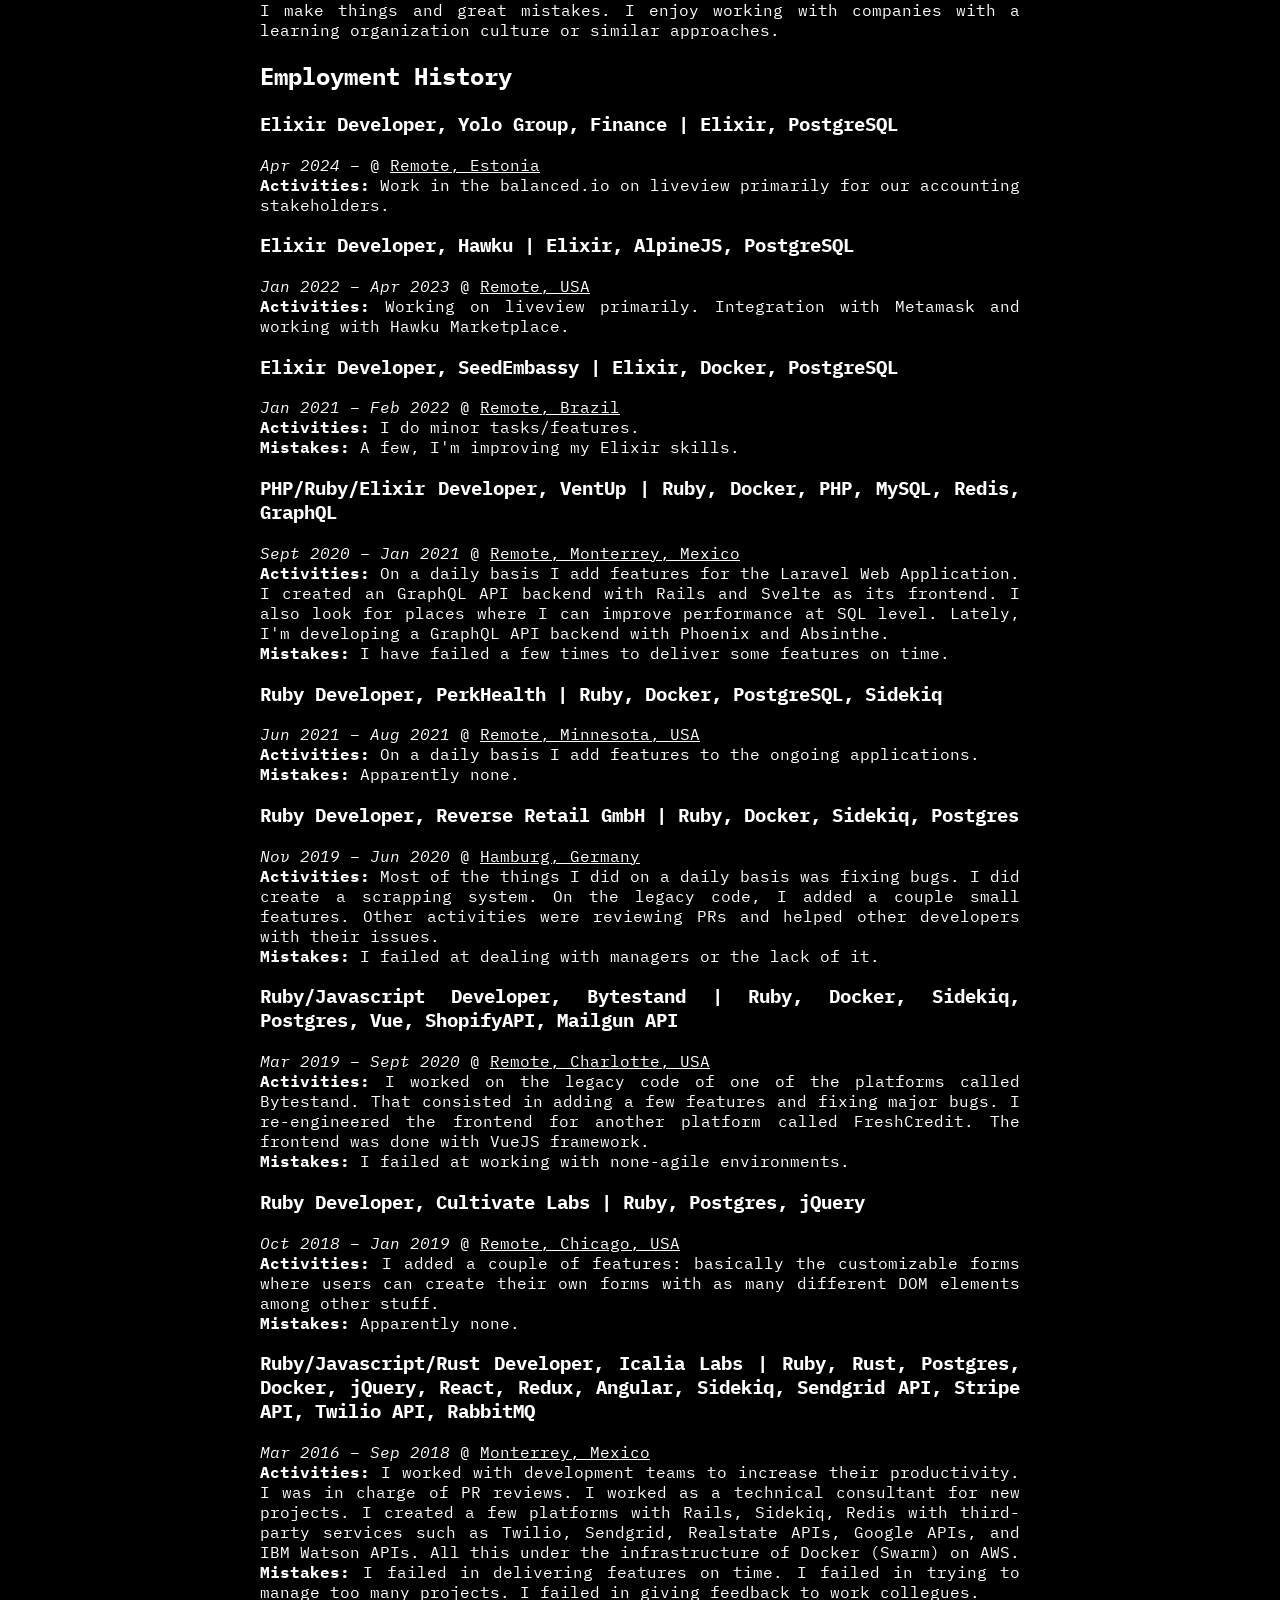
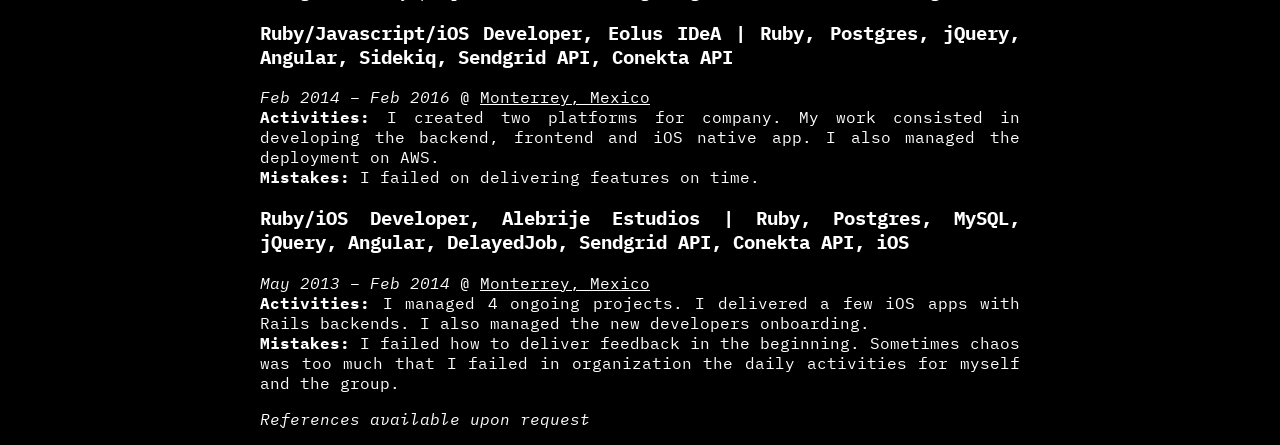
<file: resume.html>
<html>
    <head>
        <meta charset="utf-8">
        <meta http-equiv="X-UA-Compatible" content="IE=edge;chrome=1">
        <meta name="viewport" content="width=device-width, initial-scale=1">
        <link rel="icon" href="/favicon.ico">
        <title>an independent scientist</title>
        <style>
          @import url('https://fonts.googleapis.com/css2?family=IBM+Plex+Mono&display=swap');
          body {
            font-family: 'IBM Plex Mono', monospace;
          }
          body { color: #FFFFFF; background: #000000; max-width: 76ch; text-align: justify; margin: 0 auto; }
          a:hover,a:link,a:visited,a:active { text-decoration: none; color: #FFFFFF; }
        </style>
    </head>
    <body>
        <p> I make things and great mistakes. I enjoy working with <a href="https://en.wikipedia.org/wiki/Learning_organization">companies with a learning organization culture</a> or similar approaches.
        </p>
        <h2>Employment History</h2>

        <article>
            <h3>
              Elixir Developer, Yolo Group, Finance | Elixir, PostgreSQL
            </h3>
            <p>
              <em>Apr 2024 – </em> @ <ins>Remote, Estonia</ins><br /><b>Activities:</b> Work in the balanced.io on liveview primarily for our accounting stakeholders.<br/>
            </p>
        </article>

        <article>
            <h3>
              Elixir Developer, Hawku | Elixir, AlpineJS, PostgreSQL
            </h3>
            <p>
            <em>Jan 2022 – Apr 2023</em> @ <ins>Remote, USA</ins><br/><b>Activities:</b> Working on liveview primarily. Integration with Metamask and working with Hawku Marketplace.<br/>
            </p>
        </article>

        <article>
            <h3>
              Elixir Developer, SeedEmbassy | Elixir, Docker, PostgreSQL
            </h3>
            <p>
            <em>Jan 2021 – Feb 2022</em> @ <ins>Remote, Brazil</ins><br/><b>Activities:</b> I do minor tasks/features.<br/>
            <b>Mistakes: </b> A few, I'm improving my Elixir skills.<br/>
            </p>
        </article>

        <article>
            <h3>
              PHP/Ruby/Elixir Developer, VentUp | Ruby, Docker, PHP, MySQL, Redis, GraphQL
            </h3>
            <p>
            <em>Sept 2020 – Jan 2021</em> @ <ins>Remote, Monterrey, Mexico</ins><br/><b>Activities:</b> On a daily basis I add features for the Laravel Web Application. I created an GraphQL API backend with Rails and Svelte as its frontend. I also look for places where I can improve performance at SQL level. Lately, I'm developing a GraphQL API backend with Phoenix and Absinthe.<br/>
            <b>Mistakes: </b> I have failed a few times to deliver some features on time.<br/>
            </p>
        </article>

        <article>
            <h3>
              Ruby Developer, PerkHealth | Ruby, Docker, PostgreSQL, Sidekiq
            </h3>
            <p>
            <em>Jun 2021 – Aug 2021</em> @ <ins>Remote, Minnesota, USA</ins><br/><b>Activities:</b> On a daily basis I add features to the ongoing applications.<br/>
            <b>Mistakes: </b> Apparently none.<br/>
            </p>
        </article>

        <article style="page-break-after: always;">
            <h3>
              Ruby Developer, Reverse Retail GmbH | Ruby, Docker, Sidekiq, Postgres 
            </h3>
            <p>
            <em>Nov 2019 – Jun 2020</em> @ <ins>Hamburg, Germany</ins><br/><b>Activities:</b> Most of the things I did on a daily basis was fixing bugs. I did create a scrapping system. On the legacy code, I added a couple small features. Other activities were reviewing PRs and helped other developers with their issues.<br/>
            <b>Mistakes: </b> I failed at dealing with managers or the lack of it.<br/>
            </p>
        </article>

        <article>
            <h3>
              Ruby/Javascript Developer, Bytestand | Ruby, Docker, Sidekiq, Postgres, Vue, ShopifyAPI, Mailgun API
            </h3>
            <p>
            <em>Mar 2019 – Sept 2020</em> @ <ins>Remote, Charlotte, USA</ins><br/>
            <b>Activities: </b> I worked on the legacy code of one of the platforms called Bytestand. That consisted in adding a few features and fixing major bugs. I re-engineered the frontend for another platform called FreshCredit. The frontend was done with VueJS framework.<br/>
            <b>Mistakes: </b> I failed at working with none-agile environments.
            </p>
        </article>

        <article>
            <h3>
              Ruby Developer, Cultivate Labs | Ruby, Postgres, jQuery
            </h3>
            <p>
            <em>Oct 2018 – Jan 2019</em> @ <ins>Remote, Chicago, USA</ins><br/>
            <b>Activities: </b>I added a couple of features: basically the customizable forms where users can create their own forms with as many different DOM elements among other stuff.<br/>
            <b>Mistakes: </b>Apparently none.
            </p>
        </article>

        <article style="page-break-after: always;">
            <h3>
              Ruby/Javascript/Rust Developer, Icalia Labs | Ruby, Rust, Postgres, Docker, jQuery, React, Redux, Angular, Sidekiq, Sendgrid API, Stripe API, Twilio API, RabbitMQ
            </h3>
            <p>
            <em>Mar 2016 – Sep 2018</em> @ <ins>Monterrey, Mexico</ins><br/>
            <b>Activities: </b>I worked with development teams to increase their productivity.
            I was in charge of PR reviews.
            I worked as a technical consultant for new projects.
            I created a few platforms with Rails, Sidekiq, Redis with third-party services such as Twilio, Sendgrid, Realstate APIs, Google APIs, and IBM Watson APIs. All this under the infrastructure of Docker (Swarm) on AWS.<br/>
            <b>Mistakes: </b>I failed in delivering features on time. I failed in trying to manage too many projects. I failed in giving feedback to work collegues.
            </p>
        </article>

        <article>
            <h3>
              Ruby/Javascript/iOS Developer, Eolus IDeA | Ruby, Postgres, jQuery, Angular, Sidekiq, Sendgrid API, Conekta API
            </h3>
            <p>
            <em>Feb 2014 – Feb 2016</em> @ <ins>Monterrey, Mexico</ins><br/>
            <b>Activities: </b>I created two platforms for company. My work consisted in developing the backend, frontend and iOS native app.
            I also managed the deployment on AWS.<br/>
            <b>Mistakes: </b>I failed on delivering features on time.
            </p>
        </article>

        <article>
            <h3>
              Ruby/iOS Developer, Alebrije Estudios | Ruby, Postgres, MySQL, jQuery, Angular, DelayedJob, Sendgrid API, Conekta API, iOS
            </h3>
            <p>
            <em>May 2013 – Feb 2014</em> @ <ins>Monterrey, Mexico</ins><br/>
            <b>Activities: </b>I managed 4 ongoing projects. I delivered a few iOS apps with Rails backends.
            I also managed the new developers onboarding.<br/>
            <b>Mistakes: </b>I failed how to deliver feedback in the beginning. Sometimes chaos was too much that I failed in organization the daily activities for myself and the group.
            </p>
        </article>

        <article>
            <p>
            <em>References available upon request</em>
            </p>
        </article>
    </body>
</html>
</file>
